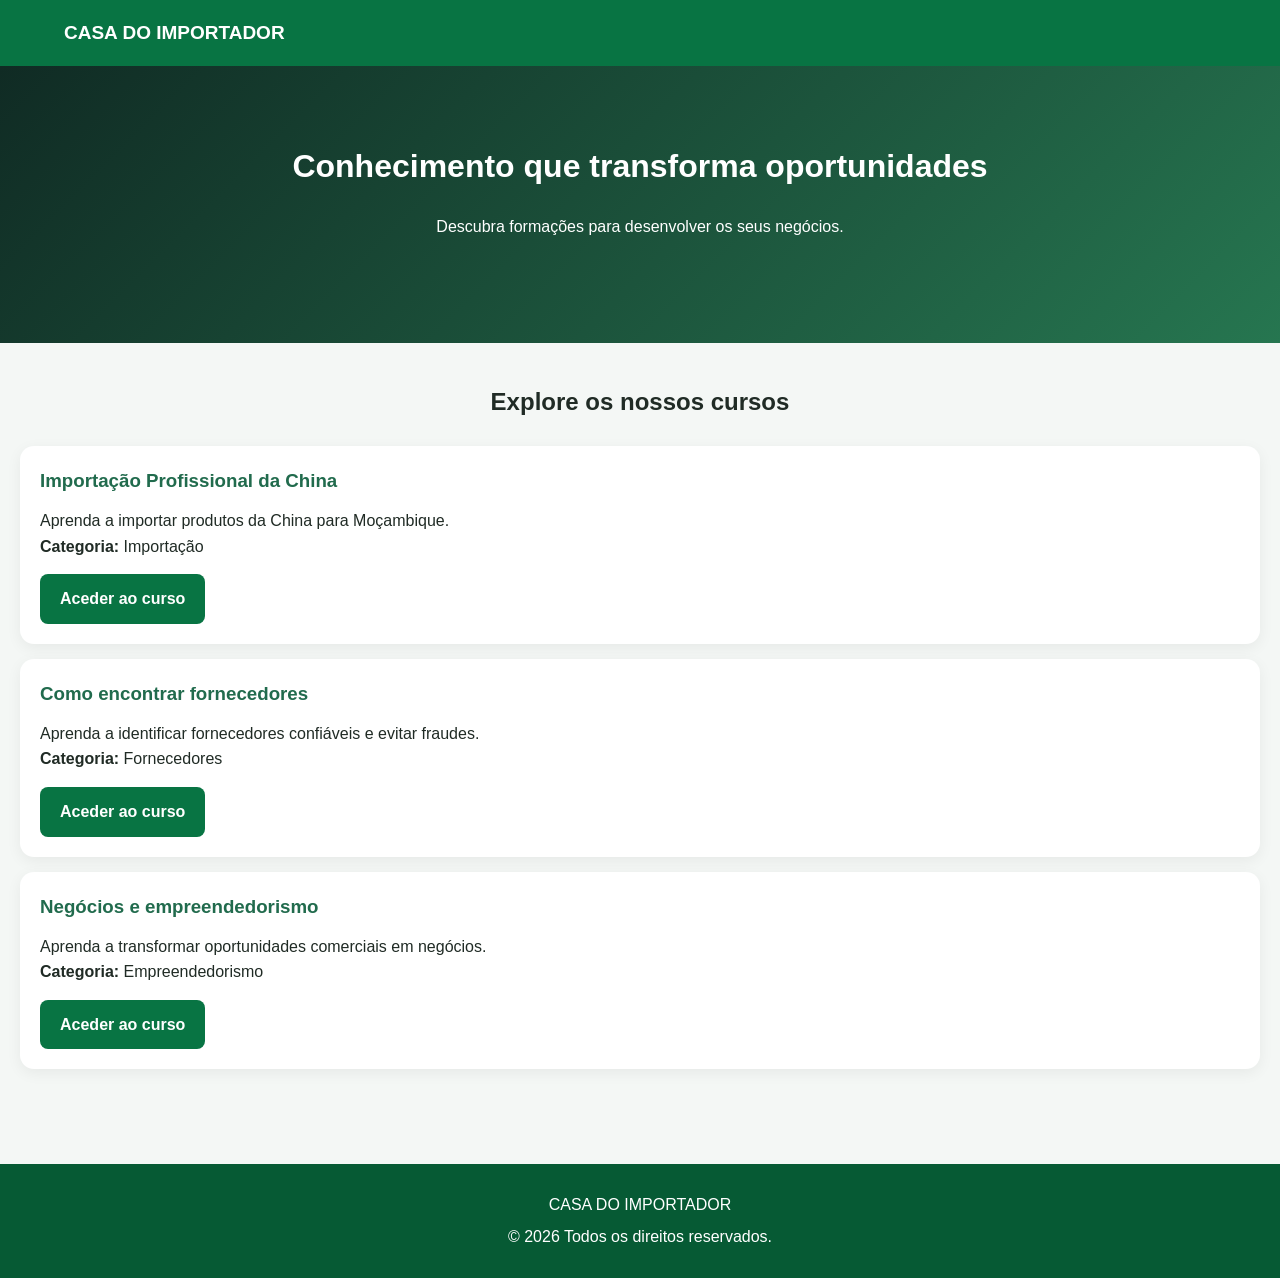
<file: cursos.html>
<!DOCTYPE html><html lang="pt">
<head>
<meta charset="UTF-8">
<meta name="viewport" content="width=device-width, initial-scale=1.0">
<title>Cursos | Casa do Importador</title>
<link rel="stylesheet" href="style.css">
</head><body><header>
    <div class="logo">CASA DO IMPORTADOR</div>
</header><section class="hero">
    <h1>Conhecimento que transforma oportunidades</h1>
    <p>Descubra formações para desenvolver os seus negócios.</p>
</section><section class="section"><h2>Explore os nossos cursos</h2><div class="card">
    <h3>Importação Profissional da China</h3>
    <p>Aprenda a importar produtos da China para Moçambique.</p>
    <p><strong>Categoria:</strong> Importação</p>
    <a href="login.html" class="btn">Aceder ao curso</a>
</div><div class="card">
    <h3>Como encontrar fornecedores</h3>
    <p>Aprenda a identificar fornecedores confiáveis e evitar fraudes.</p>
    <p><strong>Categoria:</strong> Fornecedores</p>
    <a href="login.html" class="btn">Aceder ao curso</a>
</div><div class="card">
    <h3>Negócios e empreendedorismo</h3>
    <p>Aprenda a transformar oportunidades comerciais em negócios.</p>
    <p><strong>Categoria:</strong> Empreendedorismo</p>
    <a href="login.html" class="btn">Aceder ao curso</a>
</div></section><footer>
    <p>CASA DO IMPORTADOR</p>
    <p>© 2026 Todos os direitos reservados.</p>
</footer></body>
</html>
</file>
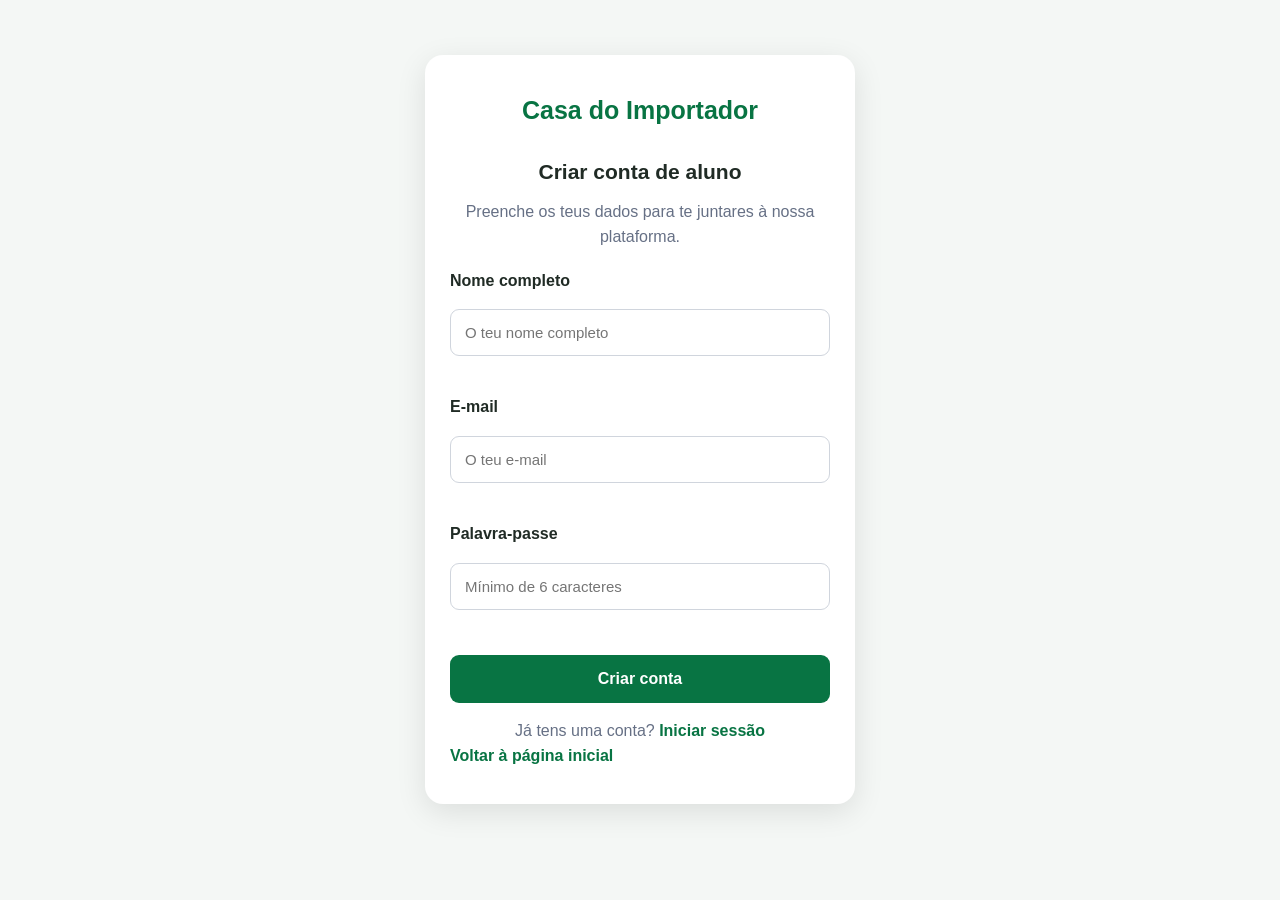
<file: registo.html>
<!DOCTYPE html>
<html lang="pt">
<head>
    <meta charset="UTF-8">
    <meta name="viewport" content="width=device-width, initial-scale=1.0">
    <title>Criar conta | Casa do Importador</title>
    <link rel="stylesheet" href="style.css">
</head>
<body>

    <main class="auth-container">
        <h1>Casa do Importador</h1>
        <h2>Criar conta de aluno</h2>
        <p>Preenche os teus dados para te juntares à nossa plataforma.</p>

        <form id="registoForm">
            <label for="nome">Nome completo</label>
            <input type="text" id="nome" placeholder="O teu nome completo" required>

            <label for="email">E-mail</label>
            <input type="email" id="email" placeholder="O teu e-mail" required>

            <label for="password">Palavra-passe</label>
            <input type="password" id="password" placeholder="Mínimo de 6 caracteres" minlength="6" required>

            <button type="submit" id="btnRegistar">Criar conta</button>
        </form>

        <p id="mensagem"></p>

        <p>Já tens uma conta?
            <a href="login.html">Iniciar sessão</a>
        </p>

        <a href="index.html">Voltar à página inicial</a>
    </main>

    <script type="module">
        import { supabase } from './supabase.js';

        const formulario = document.getElementById('registoForm');
        const mensagem = document.getElementById('mensagem');
        const botao = document.getElementById('btnRegistar');

        formulario.addEventListener('submit', async (event) => {
            event.preventDefault();

            const nome = document.getElementById('nome').value.trim();
            const email = document.getElementById('email').value.trim();
            const password = document.getElementById('password').value;

            mensagem.textContent = 'A criar a tua conta...';
            botao.disabled = true;

            try {
                const { data, error } = await const { data, error } = await supabase.auth.signUp({
    email: email,
    password: password,
    options: {
        emailRedirectTo: window.location.origin,
        data: {
            nome_completo: nome
        }
    }
});

                if (error) throw error;

                mensagem.textContent = data.session
                    ? 'Conta criada com sucesso! Já podes iniciar sessão.'
                    : 'Conta criada! Verifica o teu e-mail para confirmar o registo.';

                formulario.reset();

            } catch (error) {
                mensagem.textContent = 'Erro: ' + error.message;
            } finally {
                botao.disabled = false;
            }
        });
    </script>

</body>
</html>
</file>
<file: style.css>
* {
    margin: 0;
    padding: 0;
    box-sizing: border-box;
    font-family: Arial, sans-serif;
}

body {
    background: #f5f7f5;
    color: #172b24;
}

header {
    background: #102b24;
    color: white;
    padding: 20px;
    display: flex;
    justify-content: space-between;
    align-items: center;
}

.logo {
    font-size: 19px;
    font-weight: bold;
}

#menuBtn {
    background: none;
    color: white;
    border: none;
    font-size: 26px;
}

nav {
    display: none;
    background: #173e31;
    padding: 15px;
}

nav.active {
    display: flex;
    flex-direction: column;
    gap: 18px;
}

nav a {
    color: white;
    text-decoration: none;
}

.hero {
    background: linear-gradient(135deg, #102b24, #267650);
    color: white;
    text-align: center;
    padding: 75px 22px;
}

.hero h1 {
    font-size: 32px;
    margin-bottom: 20px;
}

.hero p {
    line-height: 1.7;
    margin-bottom: 28px;
}

.btn {
    display: inline-block;
    background: #e9b949;
    color: #102b24;
    padding: 13px 22px;
    border: none;
    border-radius: 7px;
    text-decoration: none;
    font-weight: bold;
    margin-top: 15px;
}

.section {
    padding: 40px 20px;
}

.section h2 {
    text-align: center;
    margin-bottom: 25px;
}

.card {
    background: white;
    padding: 25px;
    border-radius: 12px;
    margin-bottom: 20px;
    box-shadow: 0 3px 12px #00000010;
}

.card h3 {
    color: #216b4d;
    margin-bottom: 12px;
}

.card p {
    line-height: 1.6;
}

.about {
    background: #e7eee9;
    text-align: center;
    line-height: 1.8;
}

footer {
    background: #102b24;
    color: white;
    text-align: center;
    padding: 30px;
    line-height: 2;
}input {
    width: 100%;
    padding: 14px;
    margin-top: 8px;
    margin-bottom: 20px;
    border: 1px solid #ddd;
    border-radius: 7px;
    font-size: 16px;
}

label {
    font-weight: bold;
    display: block;
}

form .btn {
    width: 100%;
    cursor: pointer;
}/* FORMULÁRIO DE REGISTO - CASA DO IMPORTADOR */

.auth-container {
    width: 90%;
    max-width: 430px;
    margin: 55px auto;
    padding: 35px 25px;
    background: #ffffff;
    border-radius: 18px;
    box-shadow: 0 8px 30px rgba(0,0,0,0.10);
    box-sizing: border-box;
}

body {
    background: #f3f6fa;
    font-family: Arial, sans-serif;
    color: #1d2939;
}

.auth-container h1 {
    text-align: center;
    color: #087443;
    font-size: 25px;
    margin-bottom: 25px;
}

.auth-container h2 {
    text-align: center;
    font-size: 21px;
    margin-bottom: 10px;
}

.auth-container p {
    text-align: center;
    color: #667085;
    line-height: 1.6;
}

.auth-container label {
    display: block;
    margin-top: 18px;
    margin-bottom: 8px;
    font-weight: bold;
}

.auth-container input {
    width: 100%;
    padding: 14px;
    border: 1px solid #d0d5dd;
    border-radius: 9px;
    box-sizing: border-box;
    font-size: 15px;
    outline: none;
}

.auth-container input:focus {
    border-color: #087443;
    box-shadow: 0 0 0 3px rgba(8,116,67,0.10);
}

.auth-container button {
    width: 100%;
    padding: 15px;
    margin-top: 25px;
    background: #087443;
    color: white;
    border: none;
    border-radius: 9px;
    font-size: 16px;
    font-weight: bold;
    cursor: pointer;
}

.auth-container button:disabled {
    opacity: 0.6;
}

.auth-container a {
    color: #087443;
    font-weight: bold;
    text-decoration: none;
}

#mensagem {
    margin-top: 15px;
    font-weight: bold;
    overflow-wrap: anywhere;
}/* IDENTIDADE VISUAL CASA DO IMPORTADOR */

:root {
    --verde: #087443;
    --verde-escuro: #065a34;
    --dourado: #e9ad35;
    --fundo: #f4f7f5;
    --texto: #202b25;
    --branco: #ffffff;
}

body {
    margin: 0;
    font-family: Arial, sans-serif;
    background: var(--fundo);
    color: var(--texto);
    line-height: 1.6;
}

header {
    background: var(--verde);
    color: var(--branco);
    padding: 18px 5%;
}

header h1 {
    margin: 0;
}

nav {
    display: flex;
    flex-wrap: wrap;
    gap: 15px;
    margin-top: 12px;
}

nav a {
    color: var(--branco);
    text-decoration: none;
    font-weight: bold;
}

nav a:hover {
    color: var(--dourado);
}

button, .btn {
    background: var(--verde);
    color: var(--branco);
    border: none;
    border-radius: 8px;
    padding: 12px 20px;
    font-weight: bold;
    cursor: pointer;
}

button:hover, .btn:hover {
    background: var(--verde-escuro);
}

.card, .course-card {
    background: var(--branco);
    border-radius: 14px;
    padding: 20px;
    margin: 15px 0;
    box-shadow: 0 4px 15px rgba(0,0,0,0.06);
}

footer {
    background: var(--verde-escuro);
    color: var(--branco);
    text-align: center;
    padding: 25px 15px;
    margin-top: 40px;
}

a {
    transition: 0.2s;
}

input, select, textarea {
    font-family: Arial, sans-serif;
}
</file>
